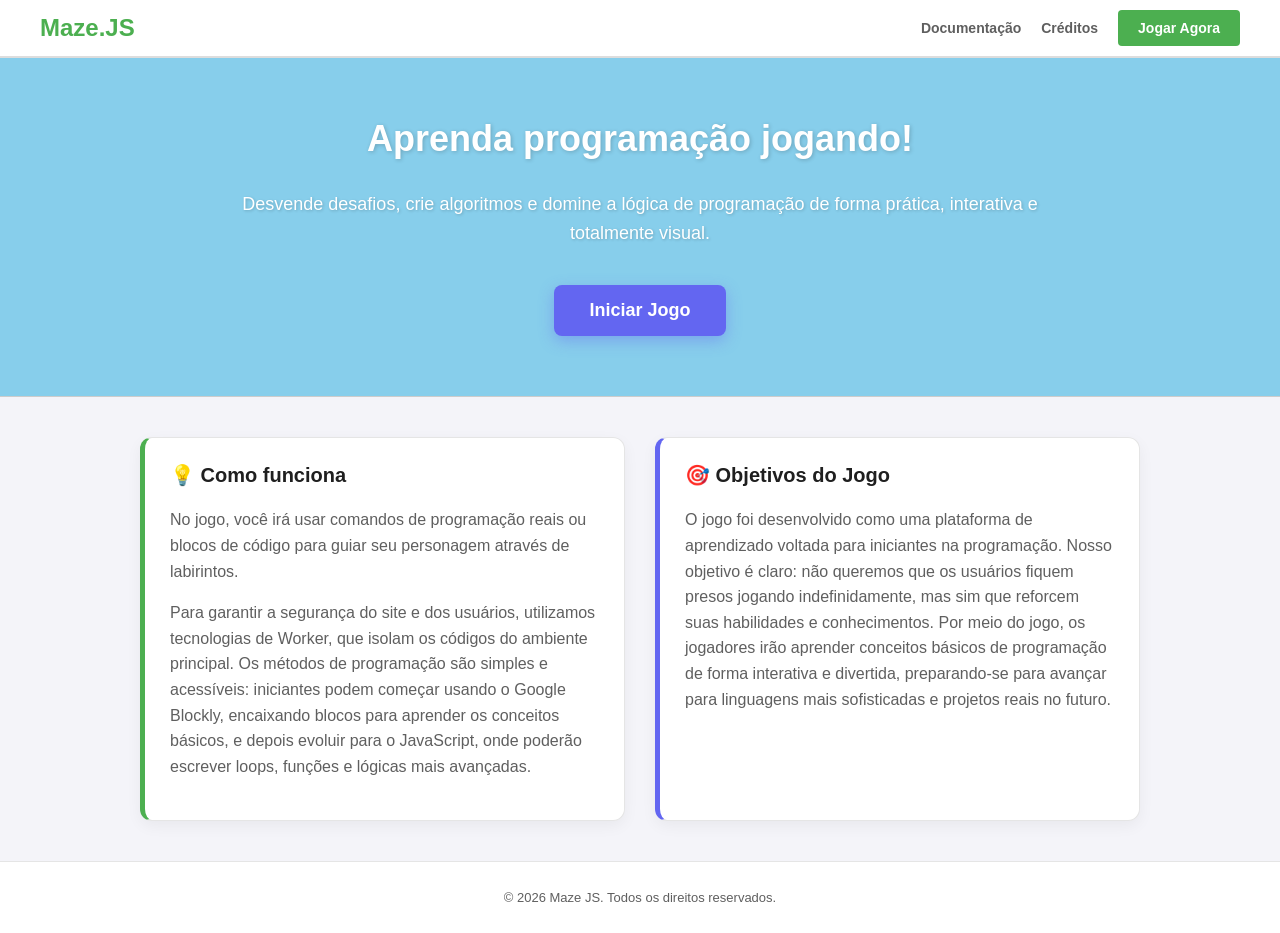
<file: index.html>
<!DOCTYPE html>
<html lang="pt-BR">
<head>
    <meta charset="UTF-8">
    <meta name="viewport" content="width=device-width, initial-scale=1.0">
    <title>Maze JS</title>
    <link rel="stylesheet" href="style.css">
    <link rel="icon" href="game/assets/icons/player.png" type="image/png">
</head>
<body>

    <header>
        <div class="logo">
            <h1>Maze.JS</h1>
        </div>
        <nav class="nav-links">
            <a href="#" class="btn-nav" id="btn-doc">Documentação</a>
            <a href="#" class="btn-nav" id="btn_credits">Créditos</a>
            <a href="#" class="btn-primary" id="btn_play_tp">Jogar Agora</a>
        </nav>
    </header>

    <main class="hero-section">
        <div class="hero-content">
            <h2>Aprenda programação jogando!</h2>
            <p>Desvende desafios, crie algoritmos e domine a lógica de programação de forma prática, interativa e totalmente visual.</p>
            <div class="hero-actions">
                <button class="btn-main-play" id="btn_play">Iniciar Jogo</button>
            </div>
        </div>
    </main>

    <section class="info-container">
        
        <div class="info-card concept-card">
            <h3>💡 Como funciona</h3>
<p>No jogo, você irá usar comandos de programação reais ou blocos de código para guiar seu personagem através de labirintos.</p>
<p>Para garantir a segurança do site e dos usuários, utilizamos tecnologias de Worker, que isolam os códigos do ambiente principal. Os métodos de programação são simples e acessíveis: iniciantes podem começar usando o Google Blockly, encaixando blocos para aprender os conceitos básicos, e depois evoluir para o JavaScript, onde poderão escrever loops, funções e lógicas mais avançadas.</p>
        </div>

        <div class="info-card objective-card">
            <h3>🎯 Objetivos do Jogo</h3>
            <p>O jogo foi desenvolvido como uma plataforma de aprendizado voltada para iniciantes na programação. Nosso objetivo é claro: não queremos que os usuários fiquem presos jogando indefinidamente, mas sim que reforcem suas habilidades e conhecimentos. Por meio do jogo, os jogadores irão aprender conceitos básicos de programação de forma interativa e divertida, preparando-se para avançar para linguagens mais sofisticadas e projetos reais no futuro.</p>
        </div>

    </section>

    <footer>
        <p>&copy; 2026 Maze JS. Todos os direitos reservados.</p>
    </footer>

    <script src="script.js"></script>
</body>
</html>
</file>
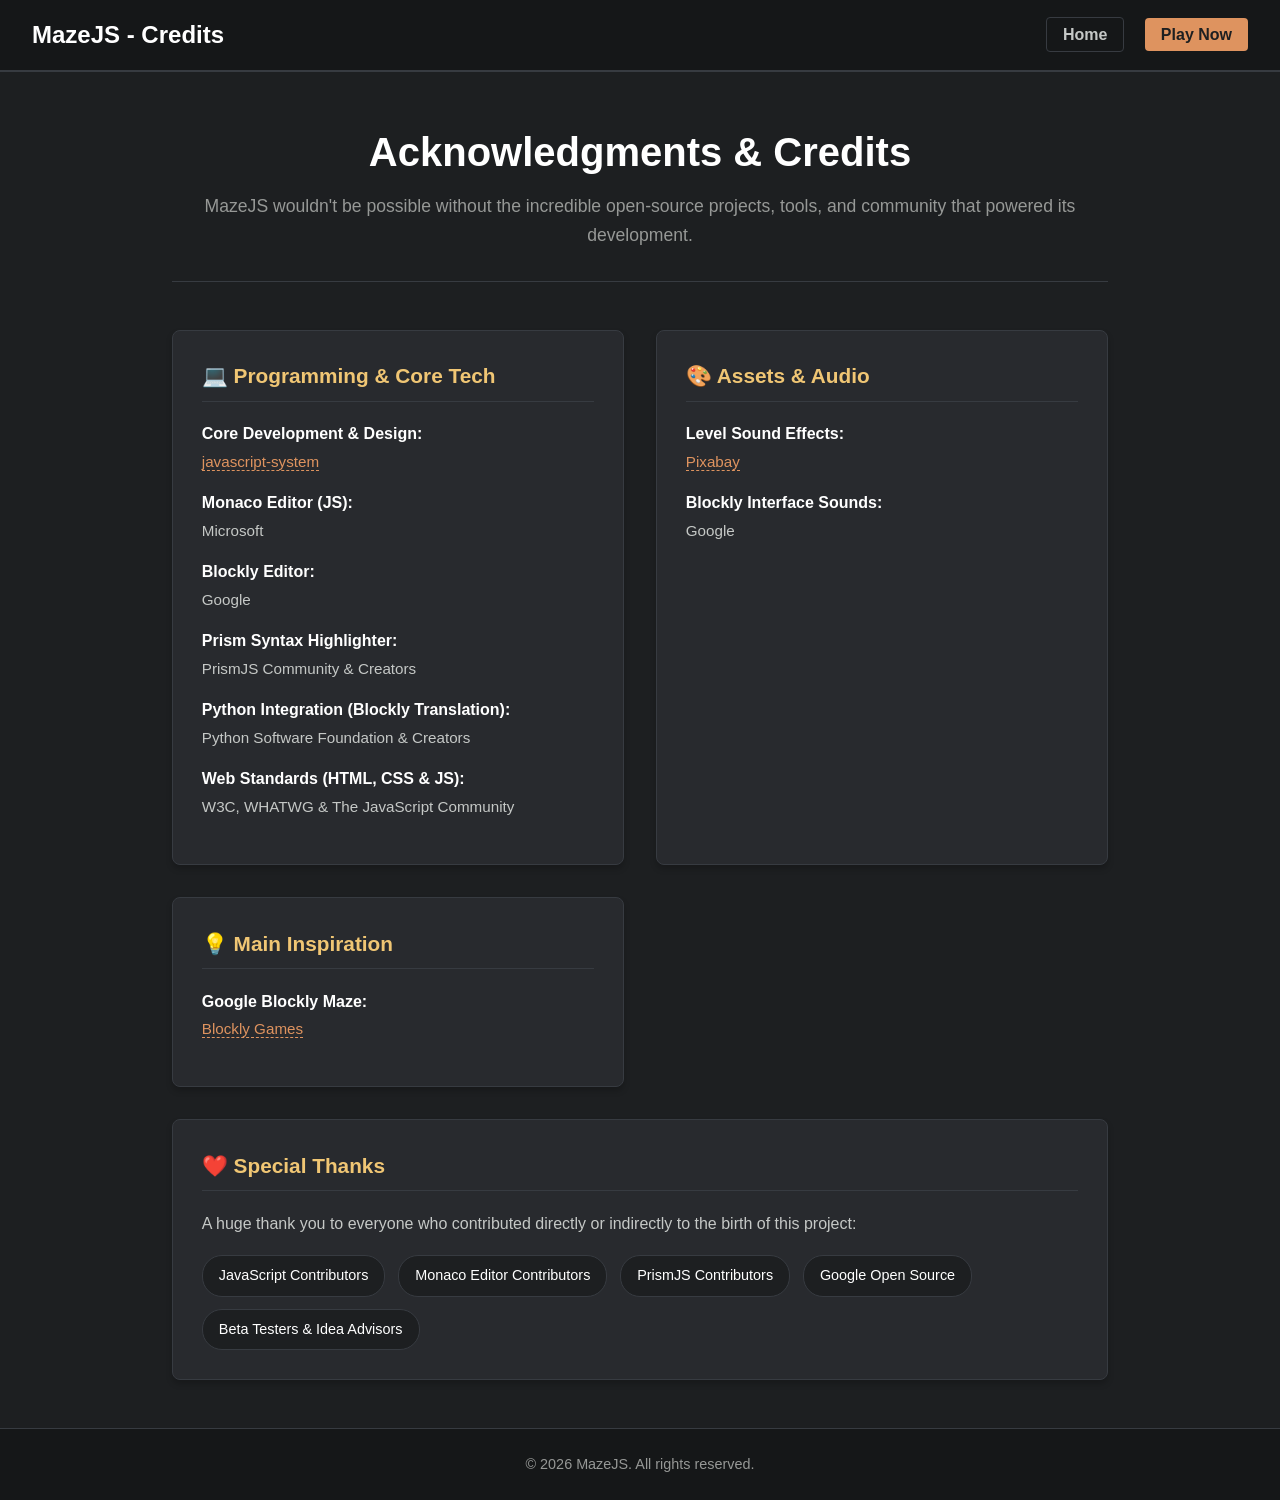
<file: pages/credits/index.html>
<!DOCTYPE html>
<html lang="en">
<head>
    <meta charset="UTF-8">
    <meta name="viewport" content="width=device-width, initial-scale=1.0">
    <title>Credits - MazeJS</title>
    <link rel="icon" href="../../game/assets/icons/player.png" type="image/png">
    <link rel="stylesheet" href="style.css">
</head>
<body>

    <header>
        <div class="logo">
            <h1>MazeJS - Credits</h1>
        </div>
        <nav class="nav-links">
            <a href="index.html" class="btn-nav">Home</a>
            <a href="../../game/play.html" class="btn-primary">Play Now</a>
        </nav>
    </header>

    <main class="credits-container">
        <section class="credits-intro">
            <h2>Acknowledgments & Credits</h2>
            <p>MazeJS wouldn't be possible without the incredible open-source projects, tools, and community that powered its development.</p>
        </section>

        <hr>

        <div class="credits-grid">
            <div class="credits-card">
                <h3>💻 Programming & Core Tech</h3>
                <ul>
                    <li>
                        <strong>Core Development & Design:</strong> 
                        <a href="https://github.com/javascript-system" target="_blank" rel="noopener">javascript-system</a>
                    </li>
                    <li>
                        <strong>Monaco Editor (JS):</strong> 
                        Microsoft
                    </li>
                    <li>
                        <strong>Blockly Editor:</strong> 
                        Google
                    </li>
                    <li>
                        <strong>Prism Syntax Highlighter:</strong> 
                        PrismJS Community & Creators
                    </li>
                    <li>
                        <strong>Python Integration (Blockly Translation):</strong> 
                        Python Software Foundation & Creators
                    </li>
                    <li>
                        <strong>Web Standards (HTML, CSS & JS):</strong> 
                        W3C, WHATWG & The JavaScript Community
                    </li>
                </ul>
            </div>

            <div class="credits-card">
                <h3>🎨 Assets & Audio</h3>
                <ul>
                    <li>
                        <strong>Level Sound Effects:</strong> 
                        <a href="https://pixabay.com/" target="_blank" rel="noopener">Pixabay</a>
                    </li>
                    <li>
                        <strong>Blockly Interface Sounds:</strong> 
                        Google
                    </li>
                </ul>
            </div>

            <div class="credits-card">
                <h3>💡 Main Inspiration</h3>
                <ul>
                    <li>
                        <strong>Google Blockly Maze:</strong> 
                        <a href="https://blockly.games/maze?lang=pt-br" target="_blank" rel="noopener">Blockly Games</a>
                    </li>
                </ul>
            </div>

            <div class="credits-card full-width">
                <h3>❤️ Special Thanks</h3>
                <p>A huge thank you to everyone who contributed directly or indirectly to the birth of this project:</p>
                <div class="thanks-tags">
                    <span>JavaScript Contributors</span>
                    <span>Monaco Editor Contributors</span>
                    <span>PrismJS Contributors</span>
                    <span>Google Open Source</span>
                    <span>Beta Testers & Idea Advisors</span>
                </div>
            </div>
        </div>
    </main>

    <footer>
        <p>&copy; 2026 MazeJS. All rights reserved.</p>
    </footer>

</body>
</html>
</file>
<file: style.css>
body {
    background-color: #f4f4f9;
    color: #333;
    font-family: 'Segoe UI', Tahoma, Geneva, Verdana, sans-serif;
    margin: 0;
    padding: 0;
    min-height: 100vh;
    display: flex;
    flex-direction: column;
}

header {
    background-color: #ffffff;
    display: flex;
    justify-content: space-between;
    align-items: center;
    padding: 10px 40px;
    border-bottom: 2px solid #ddd;
    box-shadow: 0 4px 15px rgba(0, 0, 0, 0.05);
}

header h1 {
    margin: 0;
    font-size: 24px;
    color: #4CAF50;
}

.nav-links {
    display: flex;
    align-items: center;
    gap: 20px;
}

.btn-nav {
    color: #5f5f5f;
    text-decoration: none;
    font-weight: 600;
    font-size: 14px;
    transition: color 0.2s;
}

.btn-nav:hover {
    color: #4CAF50;
}

.btn-primary {
    background-color: #4CAF50;
    color: white;
    border: none;
    padding: 10px 20px;
    font-size: 14px;
    border-radius: 4px;
    cursor: pointer;
    font-weight: bold;
    text-decoration: none;
    transition: background 0.2s;
}

.btn-primary:hover {
    background-color: #45a049;
}

.hero-section {
    background-color: #87CEEB;
    padding: 60px 20px;
    text-align: center;
    border-bottom: 1px solid #ccc;
}

.hero-content {
    max-width: 800px;
    margin: 0 auto;
}

.hero-content h2 {
    font-size: 36px;
    color: #ffffff;
    margin-top: 0;
    text-shadow: 1px 1px 4px rgba(0,0,0,0.2);
}

.hero-content p {
    font-size: 18px;
    color: #ffffff;
    line-height: 1.6;
    text-shadow: 1px 1px 3px rgba(0,0,0,0.2);
}

.btn-main-play {
    background: #6366f1;
    color: white;
    border: none;
    padding: 15px 35px;
    border-radius: 8px;
    cursor: pointer;
    font-weight: bold;
    font-size: 18px;
    margin-top: 20px;
    box-shadow: 0 5px 15px rgba(99, 102, 241, 0.4);
    transition: background 0.2s, transform 0.2s;
}

.btn-main-play:hover {
    background: #4f46e5;
    transform: translateY(-2px);
}

.info-container {
    max-width: 1000px;
    margin: 40px auto;
    padding: 0 20px;
    display: grid;
    grid-template-columns: 1fr 1fr;
    gap: 30px;
    flex: 1;
}

.info-card {
    background: #ffffff;
    border-radius: 12px;
    padding: 25px;
    box-shadow: 0 5px 15px rgba(0, 0, 0, 0.05);
    border: 1px solid #e5e5e5;
}

.concept-card {
    border-left: 5px solid #4CAF50;
}

.objective-card {
    border-left: 5px solid #6366f1;
}

.info-card h3 {
    margin-top: 0;
    font-size: 20px;
    color: #1f1f1f;
}

.info-card p {
    line-height: 1.6;
    color: #5f5f5f;
}

.info-card ul {
    padding-left: 20px;
    line-height: 1.8;
}

.info-card strong {
    color: #1f1f1f;
}

footer {
    background: #ffffff;
    text-align: center;
    padding: 15px;
    border-top: 1px solid #e5e5e5;
    font-size: 13px;
    color: #5f5f5f;
}

@media (max-width: 768px) {
    .info-container {
        grid-template-columns: 1fr;
    }
    header {
        flex-direction: column;
        gap: 15px;
        text-align: center;
    }
}
</file>
<file: pages/credits/style.css>
* {
    margin: 0;
    padding: 0;
    box-sizing: border-box;
    font-family: 'Segoe UI', Tahoma, Geneva, Verdana, sans-serif;
}

:root {
    --bg-color: #1d1f21;
    --card-bg: #282a2e;
    --text-color: #c5c8c6;
    --text-light: #969896;
    --primary-color: #f0c674;
    --accent-color: #de935f;
    --border-color: #373b41;
}

body {
    background-color: var(--bg-color);
    color: var(--text-color);
    line-height: 1.6;
    display: flex;
    flex-direction: column;
    min-height: 100vh;
}

header {
    background-color: #151718;
    display: flex;
    justify-content: space-between;
    align-items: center;
    padding: 1rem 2rem;
    border-bottom: 2px solid var(--border-color);
}

header h1 {
    font-size: 1.5rem;
    color: #ffffff;
}

.nav-links a {
    text-decoration: none;
    padding: 0.5rem 1rem;
    border-radius: 4px;
    font-weight: 600;
    margin-left: 1rem;
    transition: all 0.3s ease;
}

.btn-nav {
    color: var(--text-color);
    border: 1px solid var(--border-color);
}

.btn-nav:hover {
    background-color: var(--border-color);
    color: #fff;
}

.btn-primary {
    background-color: var(--accent-color);
    color: #1d1f21 !important;
}

.btn-primary:hover {
    background-color: var(--primary-color);
    box-shadow: 0 0 10px rgba(240, 198, 116, 0.3);
}

.credits-container {
    max-width: 1000px;
    margin: 3rem auto;
    padding: 0 2rem;
    flex: 1;
}

.credits-intro {
    text-align: center;
    margin-bottom: 2rem;
}

.credits-intro h2 {
    font-size: 2.5rem;
    color: #fff;
    margin-bottom: 0.5rem;
}

.credits-intro p {
    color: var(--text-light);
    font-size: 1.1rem;
}

hr {
    border: 0;
    height: 1px;
    background: var(--border-color);
    margin-bottom: 3rem;
}

.credits-grid {
    display: grid;
    grid-template-columns: repeat(auto-fit, minmax(300px, 1fr));
    gap: 2rem;
}

.credits-card {
    background-color: var(--card-bg);
    border: 1px solid var(--border-color);
    border-radius: 8px;
    padding: 1.8rem;
    box-shadow: 0 4px 6px rgba(0, 0, 0, 0.2);
}

.credits-card.full-width {
    grid-column: 1 / -1;
}

.credits-card h3 {
    color: var(--primary-color);
    font-size: 1.3rem;
    margin-bottom: 1.2rem;
    border-bottom: 1px solid var(--border-color);
    padding-bottom: 0.5rem;
}

.credits-card ul {
    list-style: none;
}

.credits-card li {
    margin-bottom: 1rem;
    font-size: 0.95rem;
}

.credits-card li strong {
    color: #fff;
    display: block;
    font-size: 1rem;
    margin-bottom: 0.2rem;
}

.credits-card a {
    color: var(--accent-color);
    text-decoration: none;
    border-bottom: 1px dashed var(--accent-color);
    transition: color 0.2s;
}

.credits-card a:hover {
    color: var(--primary-color);
    border-bottom-style: solid;
}

.thanks-tags {
    display: flex;
    flex-wrap: wrap;
    gap: 0.8rem;
    margin-top: 1.2rem;
}

.thanks-tags span {
    background-color: var(--bg-color);
    border: 1px solid var(--border-color);
    padding: 0.5rem 1rem;
    border-radius: 20px;
    font-size: 0.9rem;
    color: #fff;
}

footer {
    background-color: #151718;
    text-align: center;
    padding: 1.5rem;
    font-size: 0.9rem;
    color: var(--text-light);
    border-top: 1px solid var(--border-color);
}

@media (max-width: 600px) {
    header {
        flex-direction: column;
        gap: 1rem;
        text-align: center;
    }
    
    .nav-links {
        display: flex;
        gap: 0.5rem;
    }
    
    .nav-links a {
        margin-left: 0;
        font-size: 0.9rem;
    }
}
</file>
